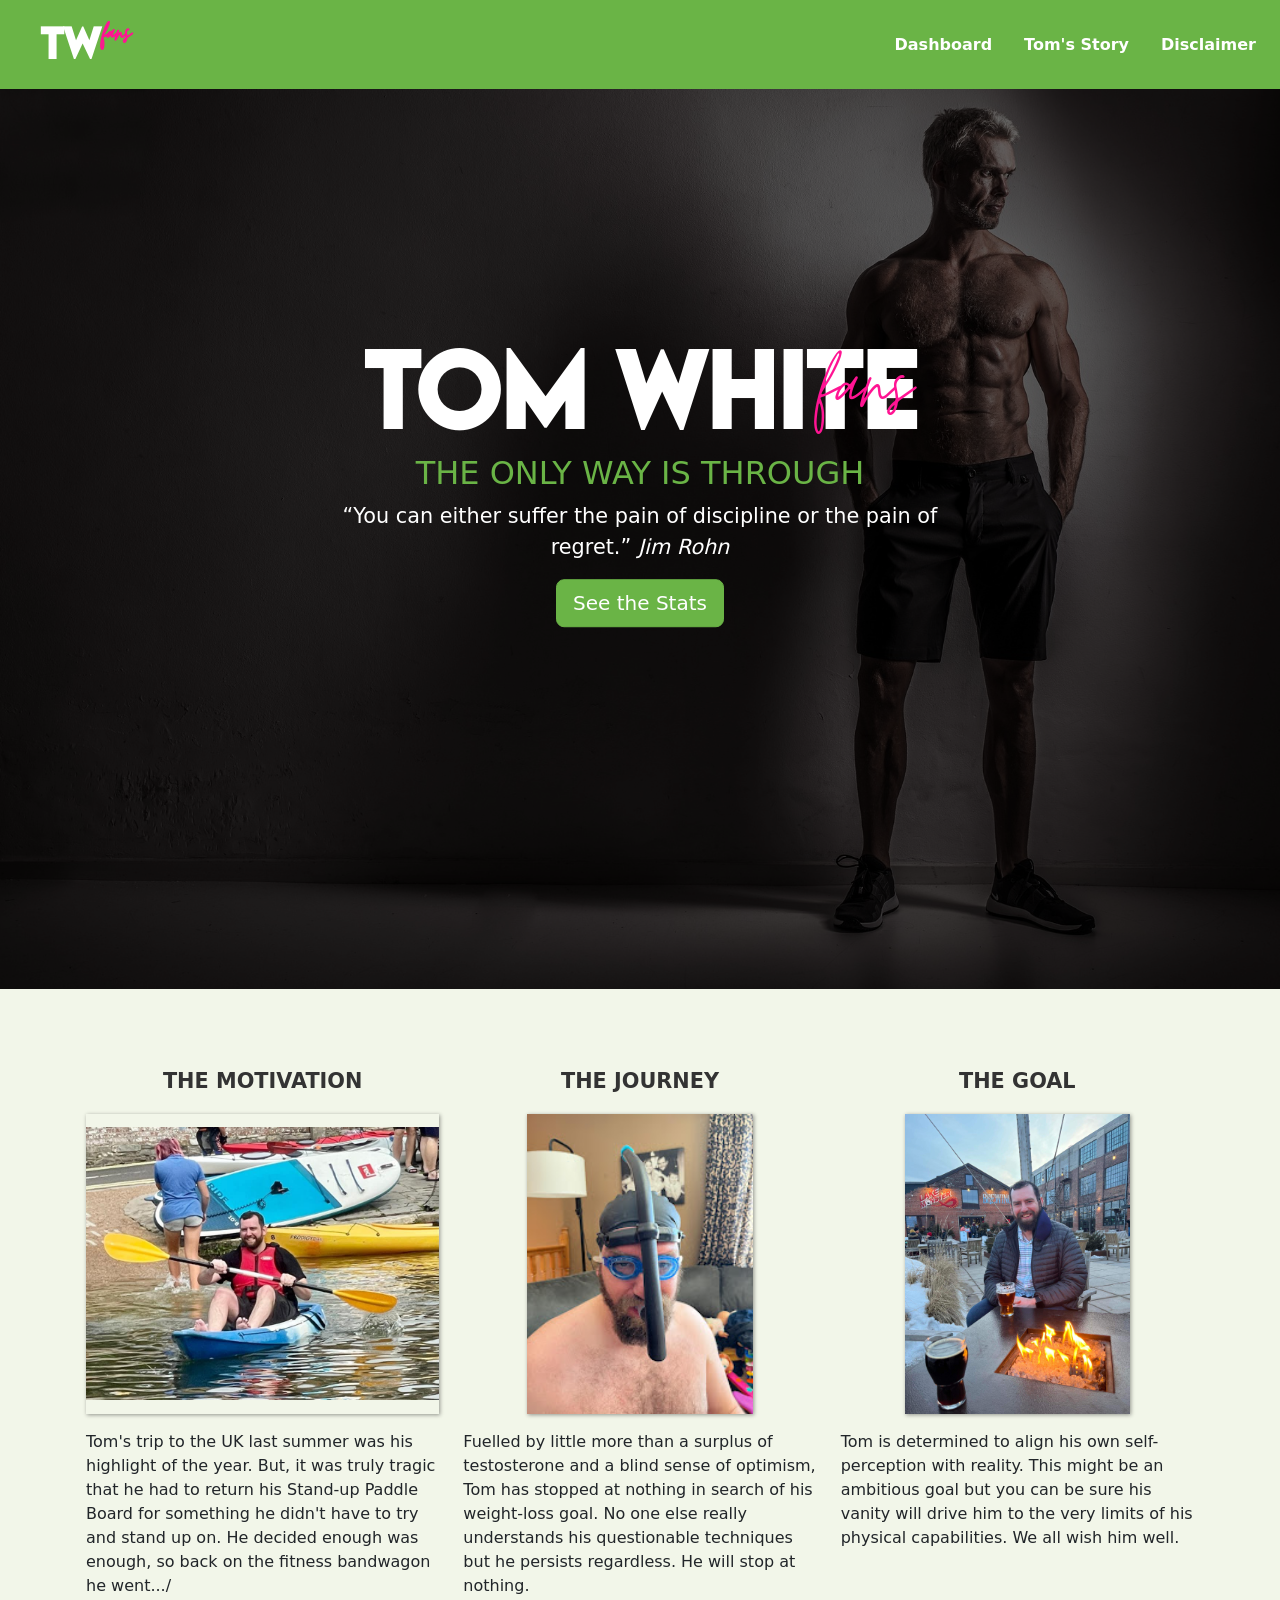
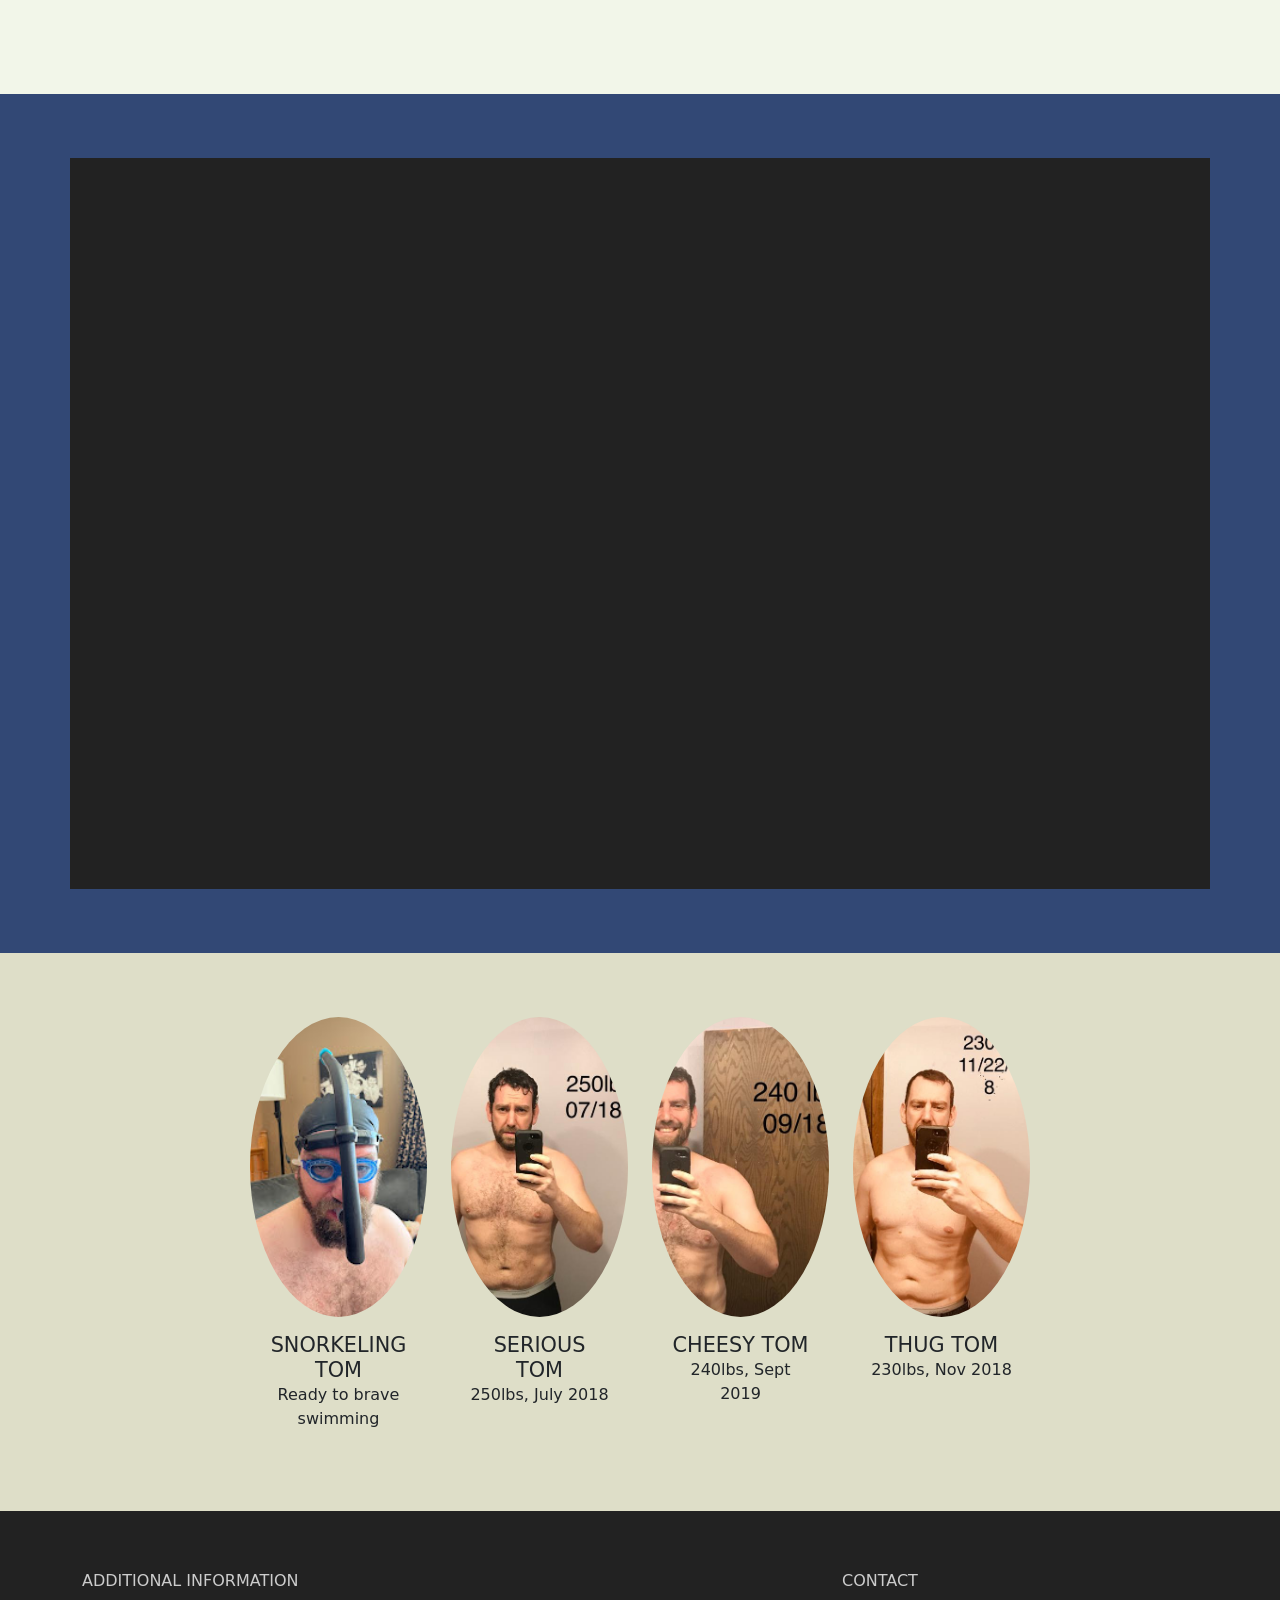
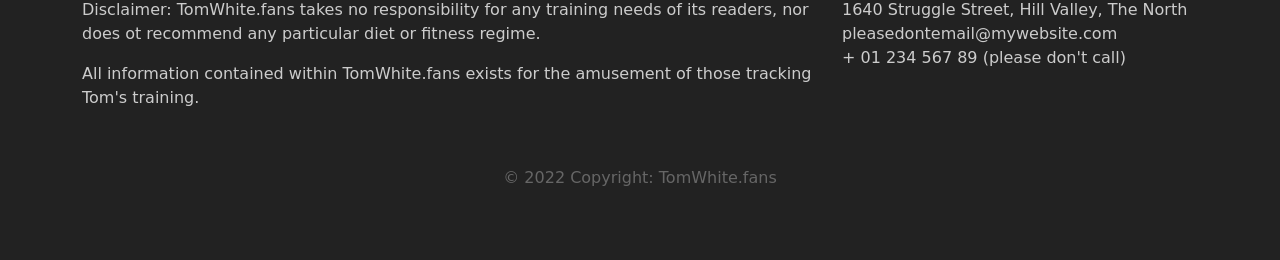
<file: index.html>
<!doctype html>
<html lang="en">
<head>
    <!-- Required meta tags -->
    <meta charset="utf-8">
    <meta name="description" content="Dashboard for Tom's Weight Loss">
    <meta name="keywords" content="tom, white, weight, tracker">
    <meta name="author" content="Micah Dougall">
    <meta name="viewport" content="width=device-width, initial-scale=1">
    <meta http-equiv="refresh" content="30">

    <!-- Bootstrap CSS -->
    <link href="https://cdn.jsdelivr.net/npm/bootstrap@5.1.3/dist/css/bootstrap.min.css" rel="stylesheet"
          integrity="sha384-1BmE4kWBq78iYhFldvKuhfTAU6auU8tT94WrHftjDbrCEXSU1oBoqyl2QvZ6jIW3" crossorigin="anonymous">
    <link rel="stylesheet" type="text/css" href="main.css">

    <title>Tom's OnlyFans</title>
</head>

<body>

<!--Nav bar-->
<nav class="navbar navbar-expand-md">
    <a class="navbar-brand logo" href="#"><span class="align-text-bottom white-logo p-10">TW</span><span class="logo-overlay p-10">fans</span></a>
    <button class="navbar-toggler navbar-dark" type="button" data-toggle="collapse" data-target="#main-navigation">
        <span class="navbar-toggler-icon"></span>
    </button>
    <div class="collapse navbar-collapse" id="main-navigation">
        <ul class="navbar-nav">
            <li class="nav-item">
                <a class="nav-link" href="#dashboard">Dashboard</a>
            </li>
            <li class="nav-item">
                <a class="nav-link" href="#story">Tom's Story</a>
            </li>
            <li class="nav-item">
                <a class="nav-link" href="#footer">Disclaimer</a>
            </li>
        </ul>
    </div>
</nav>

<!--Welcome frame-->
<header class="page-header header container-fluid">
    <div class="overlay">
        <div class="description">
            <h1>TOM WHITE</h1>
            <h2>THE ONLY WAY IS THROUGH</h2>
            <h3 class="title-overlay">fans</h3>
            <p>“You can either suffer the pain of discipline or the pain of regret.” <i>Jim Rohn</i></p>
                <a href="#dashboard">
                <button class="btn btn-outline-secondary btn-lg">See the Stats</button>
            </a>
        </div>
    </div>
</header>

<!--Split section-->
<div class="container features" id="story">
    <div class="row">
        <div class="col-lg-4 col-md-4 col-sm-12">
            <h3 class="feature-title">The Motivation</h3>
            <img src="images/sup.jpg" class="img-fluid cover d-block mx-auto">
            <p>Tom's trip to the UK last summer was his highlight of the year. But, it was truly tragic that he had to
                return his Stand-up Paddle Board for something he didn't have to try and stand up on. He decided enough
                was enough, so back on the fitness bandwagon he went.../</p>
        </div>

        <div class="col-lg-4 col-md-4 col-sm-12">
            <h3 class="feature-title">The Journey</h3>
            <img src="images/snorkel.jpg" class="img-fluid cover d-block mx-auto">
            <p>Fuelled by little more than a surplus of testosterone and a blind sense of optimism, Tom has stopped at
                nothing in search of his weight-loss goal. No one else really understands his questionable techniques
                but he persists regardless. He will stop at nothing.</p>
        </div>

        <div class="col-lg-4 col-md-4 col-sm-12">
            <h3 class="feature-title">The Goal</h3>
            <img src="images/fire.jpeg" class="img-fluid cover d-block mx-auto">
            <p>Tom is determined to align his own self-perception with reality. This might be an ambitious goal but you
                can be sure his vanity will drive him to the very limits of his physical capabilities. We all wish him
                well.</p>
        </div>
    </div>
</div>

<!--Dashboard-->
<div class="background dashboard-container">
    <div class="ratio ratio-16x9 container" id="dashboard">
        <iframe
                src="https://datastudio.google.com/embed/reporting/ebecd070-ee7a-4e95-ae64-e20637ca6df8/page/p_zoc903gysc"
                title="Weight Tracker Dashboard"
                allowfullscreen
        ></iframe>
    </div>
</div>


<!--Photos-->
<div class="background">
    <div class="container team">
        <div class="row">
            <div class="card col-lg-3 col-md-4 col-sm-6 col-xs-12 text-center">
                <img class="card-img-top rounded-circle cover" src="images/snorkel.jpg" alt="Card image">
                <div class="card-body">
                    <h4 class="card-title">Snorkeling Tom</h4>
                    <p class="card-text">Ready to brave swimming</p>
                </div>
            </div>
            <div class="card col-lg-3 col-md-4 col-sm-6 col-xs-12 text-center">
                <img class="card-img-top rounded-circle cover" src="images/250.jpg" alt="Card image">
                <div class="card-body">
                    <h4 class="card-title">Serious Tom</h4>
                    <p class="card-text">250lbs, July 2018</p>
                </div>
            </div>
            <div class="card col-lg-3 col-md-4 col-sm-6 col-xs-12 text-center">
                <img class="card-img-top rounded-circle cover" src="images/240.jpg" alt="Card image">
                <div class="card-body">
                    <h4 class="card-title">Cheesy Tom</h4>
                    <p class="card-text">240lbs, Sept 2019</p>
                </div>
            </div>
            <div class="card col-lg-3 col-md-4 col-sm-6 col-xs-12 text-center">
                <img class="card-img-top rounded-circle cover" src="images/230.jpg" alt="Card image">
                <div class="card-body">
                    <h4 class="card-title">Thug Tom</h4>
                    <p class="card-text">230lbs, Nov 2018</p>
                </div>
            </div>
            <!--            <div class="card col-lg-3 col-md-3 col-sm-4 text-center">-->
            <!--                <img class="card-img-top rounded-circle" src="images/215.jpg" alt="Card image">-->
            <!--                <div class="card-body">-->
            <!--                    <h4 class="card-title">Jane Doe</h4>-->
            <!--                    <p class="card-text">Job Description</p>-->
            <!--                </div>-->
            <!--            </div>-->
            <!--            <div class="card col-lg-3 col-md-3 col-sm-4 text-center">-->
            <!--                <img class="card-img-top rounded-circle" src="images/stadium.jpg" alt="Card image">-->
            <!--                <div class="card-body">-->
            <!--                    <h4 class="card-title">Jane Doe</h4>-->
            <!--                    <p class="card-text">Job Description</p>-->
            <!--                </div>-->
            <!--            </div>-->
        </div>
    </div>
</div>

<!--<p>Dashboard below.</p>-->
<!--<p>Ideas on a <a href="mailto:micahdougall@gmail.com">postcard</a>.</p>-->

<!--Footer-->
<footer class="page-footer" id="footer">
    <div class="container">
        <div class="row">
            <div class="col-lg-8 col-md-8 col-sm-12">
                <h6 class="text-uppercase font-weight-bold">Additional Information</h6>
                <p>Disclaimer: TomWhite.fans takes no responsibility for any training needs of its readers, nor does ot
                    recommend any particular diet or fitness regime.</p>
                <p>All information contained within TomWhite.fans exists for the amusement of those tracking Tom's
                    training.</p>
            </div>
            <div class="col-lg-4 col-md-4 col-sm-12">
                <h6 class="text-uppercase font-weight-bold">Contact</h6>
                <p>1640 Struggle Street, Hill Valley, The North
                    <br/>pleasedontemail@mywebsite.com
                    <br/>+ 01 234 567 89 (please don't call)
                </p>
            </div>
            <div class="footer-copyright text-center">© 2022 Copyright: TomWhite.fans</div>
        </div>
    </div>
</footer>


<script src="main.js"></script>

<!-- Bootstrap Bundle with Popper -->
<script src="https://cdn.jsdelivr.net/npm/bootstrap@5.1.3/dist/js/bootstrap.bundle.min.js"
        integrity="sha384-ka7Sk0Gln4gmtz2MlQnikT1wXgYsOg+OMhuP+IlRH9sENBO0LRn5q+8nbTov4+1p"
        crossorigin="anonymous"></script>
</body>
</html>
</file>
<file: main.css>
body {
    padding: 0;
    margin: 0;
    background: #f2f6e9;
}
.navbar {
    background:#6ab446;
}
.nav-link,
.navbar-brand {
    color: #fff;
    cursor: pointer;
    font-weight: bold;
}
.nav-link {
    margin-right: 1em !important;
}
.nav-link:hover {
    color: #000;
}
.navbar-collapse {
    justify-content: flex-end;
}
.logo .white-logo {
    margin-left: 1em !important;
    text-transform: uppercase;
    font-size: 200%;
    /*font-family: "JetBrains Mono ExtraBold", serif;*/
    font-family: title-font, serif;
}
.logo .logo-overlay {
    position:absolute;
    min-height: 400%;
    min-width: 10%;
    /*left: 100;*/
    /*top: 400;*/
    /*padding-left: 10 !important;*/
    font-family: moon-time,serif;
    color: deeppink;
    font-size: 150%;
}
.logo .pink-logo {
    writing-mode: sideways-lr;
    font-family: moon-time,serif;
    color: deeppink;
    font-size: 250%;
    /*margin-inside: -10 !important;*/
    /*padding-left: 10 !important;*/
}
.header {
    background-image: url('images/header-background.jpg');
    background-size: cover;
    background-position: center;
    position: relative;
}
.overlay {
    position: absolute;
    min-height: 100%;
    min-width: 100%;
    left: 0;
    top: 0;
    background: rgba(0, 0, 0, 0.6);
}
.description {
	left: 50%;
	position: absolute;
	top: 45%;
	transform: translate(-50%, -55%);
	text-align: center;
}
.description h1 {
	color: #ffffff;
	font-size: 600%;
    font-weight: bold;
    /*font-family: fantasy;*/
    font-family: title-font, serif;
}
.description .title-overlay {
    position:absolute;
    min-height: 50%;
    min-width: 170%;
    left: 0;
    top: 0;
    font-family: moon-time,serif;
    color: deeppink;
    font-size: 600%;
}
.description h2 {
	color: #6ab446;
}
.description p {
	color: #fff;
	font-size: 1.3rem;
	line-height: 1.5;
}
.description button {
    border:1px solid #6ab446;
    background:#6ab446;
    border-radius: 10;
    color:#fff;
}
.description button:hover {
	border:1px solid #fff;
    background:#fff;
    color:#000;
}
.features {
	margin: 4em auto;
	padding: 1em;
	position: relative;
}
.feature-title {
	color: #333;
	font-size: 1.3rem;
	font-weight: 700;
	margin-bottom: 20px;
	text-transform: uppercase;
    text-align: center;
}
.features img {
	-webkit-box-shadow: 1px 1px 4px rgba(0, 0, 0, 0.4);
	-moz-box-shadow: 1px 1px 4px rgba(0, 0, 0, 0.4);
	box-shadow: 1px 1px 4px rgba(0, 0, 0, 0.4);
	margin-bottom: 16px;
}
.features .cover {
    height: 300px;
    object-fit: contain;
}
.background {
	background: #dedec8;
	padding: 4em 0;
}
.ratio {
    background-color: #222;
    color: #ccc;
    padding: 60px 0 30px;
}
.dashboard-container {
    background: #324875;
}
.team {
	color: #5e5e55;
	padding: 0 180px;
}
.team .card-columns {
	-webkit-column-count: 4;
	-moz-column-count: 4;
	column-count: 4;
}
.team .card {
	background:none;
	border: none;
}
.team .card-title {
	font-size: 1.3rem;
	margin-bottom: 0;
	text-transform: uppercase;
}
.team .cover {
    height: 300px;
    object-fit: cover;
}
.page-footer {
    background-color: #222;
    color: #ccc;
    padding: 60px 0 30px;
}
.footer-copyright {
    color: #666;
    padding: 40px 0;
}
@media (max-width: 575.98px) {
    .description {
        left: 0;
        padding: 0 15px;
        position: absolute;
        top: 10%;
        transform: none;
        text-align: center;
    }

    .description h1 {
        font-size: 2em;
    }

    .description p {
        font-size: 1.2rem;
    }

    .features {
        margin: 0;
    }
}
@font-face {
    font-family: "moon-time";
    src: url("fonts/MoonTime-Regular.ttf");
}
@font-face {
    font-family: "title-font";
    /*src: url("fonts/CaviarDreams_Bold.ttf");*/
    src: url("fonts/LEMONMILK-Medium.otf");
}
</file>
